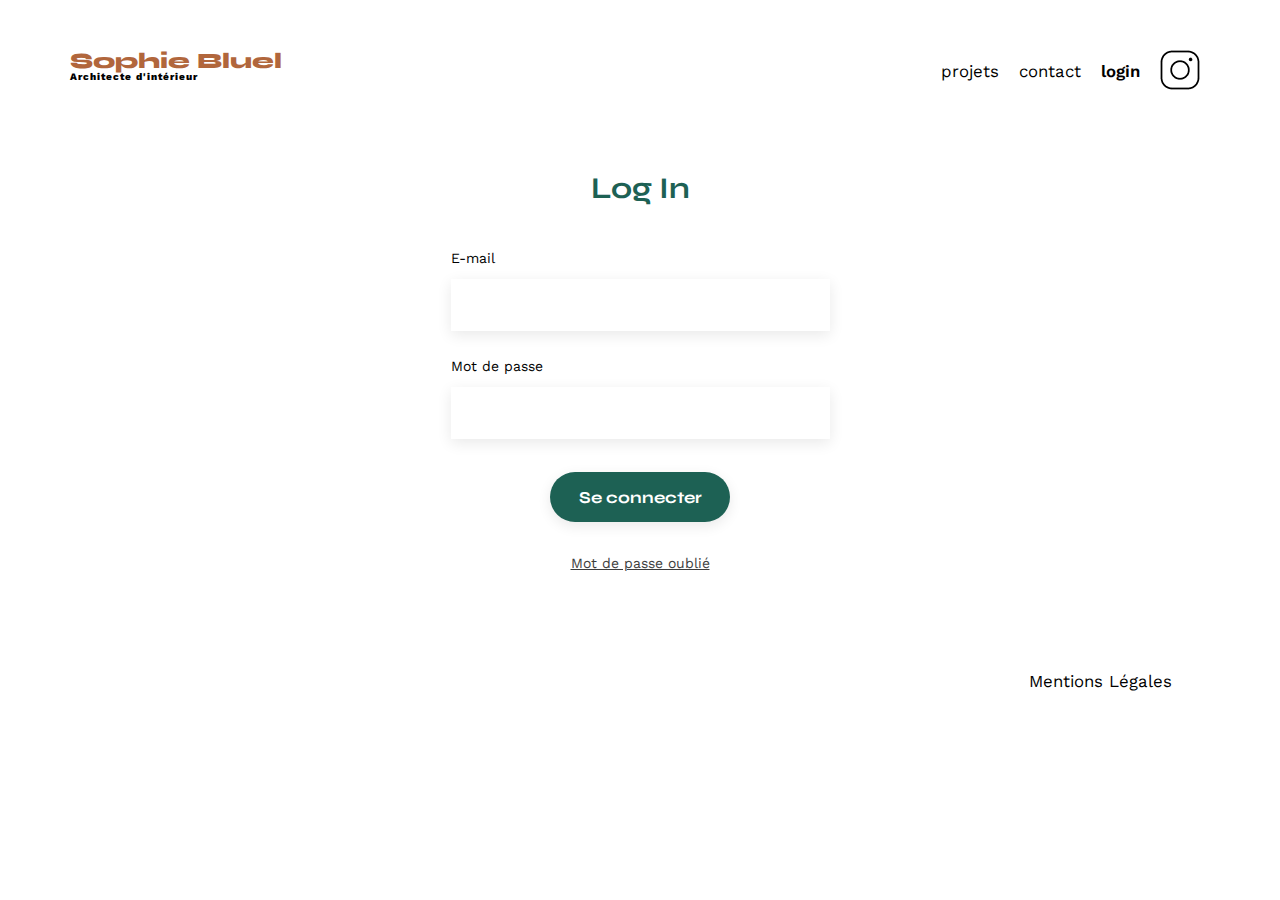
<file: FrontEnd/login.html>
<!DOCTYPE html>
<html lang="fr">

<head>
    <meta charset="UTF-8">
    <title>Sophie Bluel - Architecte d'intérieur</title>
    <meta name="viewport" content="width=device-width, initial-scale=1.0">
    <link rel="preconnect" href="https://fonts.googleapis.com">
    <link rel="preconnect" href="https://fonts.gstatic.com" crossorigin>
    <link href="https://fonts.googleapis.com/css2?family=Syne:wght@700;800&family=Work+Sans&display=swap"
        rel="stylesheet">
    <meta name="description" content="">
    <link rel="stylesheet" href="./assets/login.css">
</head>

<body>
    <header>
        <h1>Sophie Bluel <span>Architecte d'intérieur</span></h1>
        <nav>
            <ul>
                <li><a href="index.html">projets</a></li>
                <li><a href="index.html#contact">contact</a></li>
                <li><a href="#">login</a></li>
                <li><img src="./assets/icons/instagram.png" alt="Instagram"></li>
            </ul>
        </nav>
    </header>
    <main>
        <section id="login">
            <div class="login">
                <form>
                    <h2>Log In</h2>
                    <label for="email">E-mail</label>
                    <input type="email" name="email" id="email">
                    <label for="password">Mot de passe</label>
                    <input type="password" name="password" id="password">
                    <input type="submit" value="Se connecter" id="seConnecter">
                    <a href="#" target="_blank" rel="noopener noreferrer">Mot de passe oublié</a>
                </form>
            </div>
        </section>
    </main>

    <footer>
        <nav>
            <ul>
                <li>Mentions Légales</li>
            </ul>
        </nav>
    </footer>
    <script src="./js/login.js"></script>
</body>

</html>
</file>
<file: FrontEnd/assets/login.css>
/* http://meyerweb.com/eric/tools/css/reset/
   v2.0 | 20110126
   License: none (public domain)
*/

html,
body,
div,
span,
applet,
object,
iframe,
h1,
h2,
h3,
h4,
h5,
h6,
p,
blockquote,
pre,
a,
abbr,
acronym,
address,
big,
cite,
code,
del,
dfn,
em,
img,
ins,
kbd,
q,
s,
samp,
small,
strike,
strong,
sub,
sup,
tt,
var,
b,
u,
i,
center,
dl,
dt,
dd,
ol,
ul,
li,
fieldset,
form,
label,
legend,
table,
caption,
tbody,
tfoot,
thead,
tr,
th,
td,
article,
aside,
canvas,
details,
embed,
figure,
figcaption,
footer,
header,
hgroup,
menu,
nav,
output,
ruby,
section,
summary,
time,
mark,
audio,
video {
    margin: 0;
    padding: 0;
    border: 0;
    font-size: 100%;
    font: inherit;
    vertical-align: baseline;
    color: #000000;
    text-decoration: none;
}

/* HTML5 display-role reset for older browsers */
article,
aside,
details,
figcaption,
figure,
footer,
header,
hgroup,
menu,
nav,
section {
    display: block;
}

body {
    line-height: 1;
}

ol,
ul {
    list-style: none;
}

li {
    cursor: pointer;
}

blockquote,
q {
    quotes: none;
}

blockquote:before,
blockquote:after,
q:before,
q:after {
    content: '';
    content: none;
}

table {
    border-collapse: collapse;
    border-spacing: 0;
}

/** end reset css**/
body {
    max-width: 1140px;
    margin: auto;
    font-family: 'Work Sans';
    font-size: 14px;
}

header {
    display: flex;
    justify-content: space-between;
    margin: 50px 0
}

section {
    margin: 50px 0
}

h1 {
    display: flex;
    flex-direction: column;
    font-family: 'Syne';
    font-size: 22px;
    font-weight: 800;
    color: #B1663C
}

h1>span {
    font-family: 'Work Sans';
    font-size: 10px;
    letter-spacing: 0.1em;
    ;
}

h2 {
    font-family: 'Syne';
    font-weight: 700;
    font-size: 30px;
    color: #1D6154
}

nav ul {
    display: flex;
    align-items: center;
    list-style-type: none;

}

nav li {
    padding: 0 10px;
    font-size: 1.2em;
}

li:hover {
    color: #B1663C;
}

li:nth-child(3) {
    font-weight: 600;
}

section#login {
    height: 480px;
}

div.login {
    text-align: center;
    width: 100%;
    display: flex;
    justify-content: center;
}

div.login form {
    text-align: left;
    margin-top: 30px;
    display: flex;
    flex-direction: column;
    width: 379px;
}

div.login form h2 {
    text-align: center;
    margin-bottom: 20px;
}

div.login form label {
    margin: 2em 0 1em 0;
}

div.login form input {
    height: 50px;
    font-size: 1.2em;
    border: none;
    box-shadow: 0px 4px 14px rgba(0, 0, 0, 0.09);
}

div.login form input[type="submit"] {
    font-family: 'Syne';
    font-weight: 700;
    color: white;
    background-color: #1D6154;
    margin: 2em auto;
    width: 180px;
    text-align: center;
    border-radius: 60px;
    cursor: pointer;
}

div.login form a {
    text-align: center;
    color: #3D3D3D;
    text-decoration-line: underline;
}

/* footer */

footer nav ul {
    display: flex;
    justify-content: flex-end;
    margin: 2em
}
</file>
